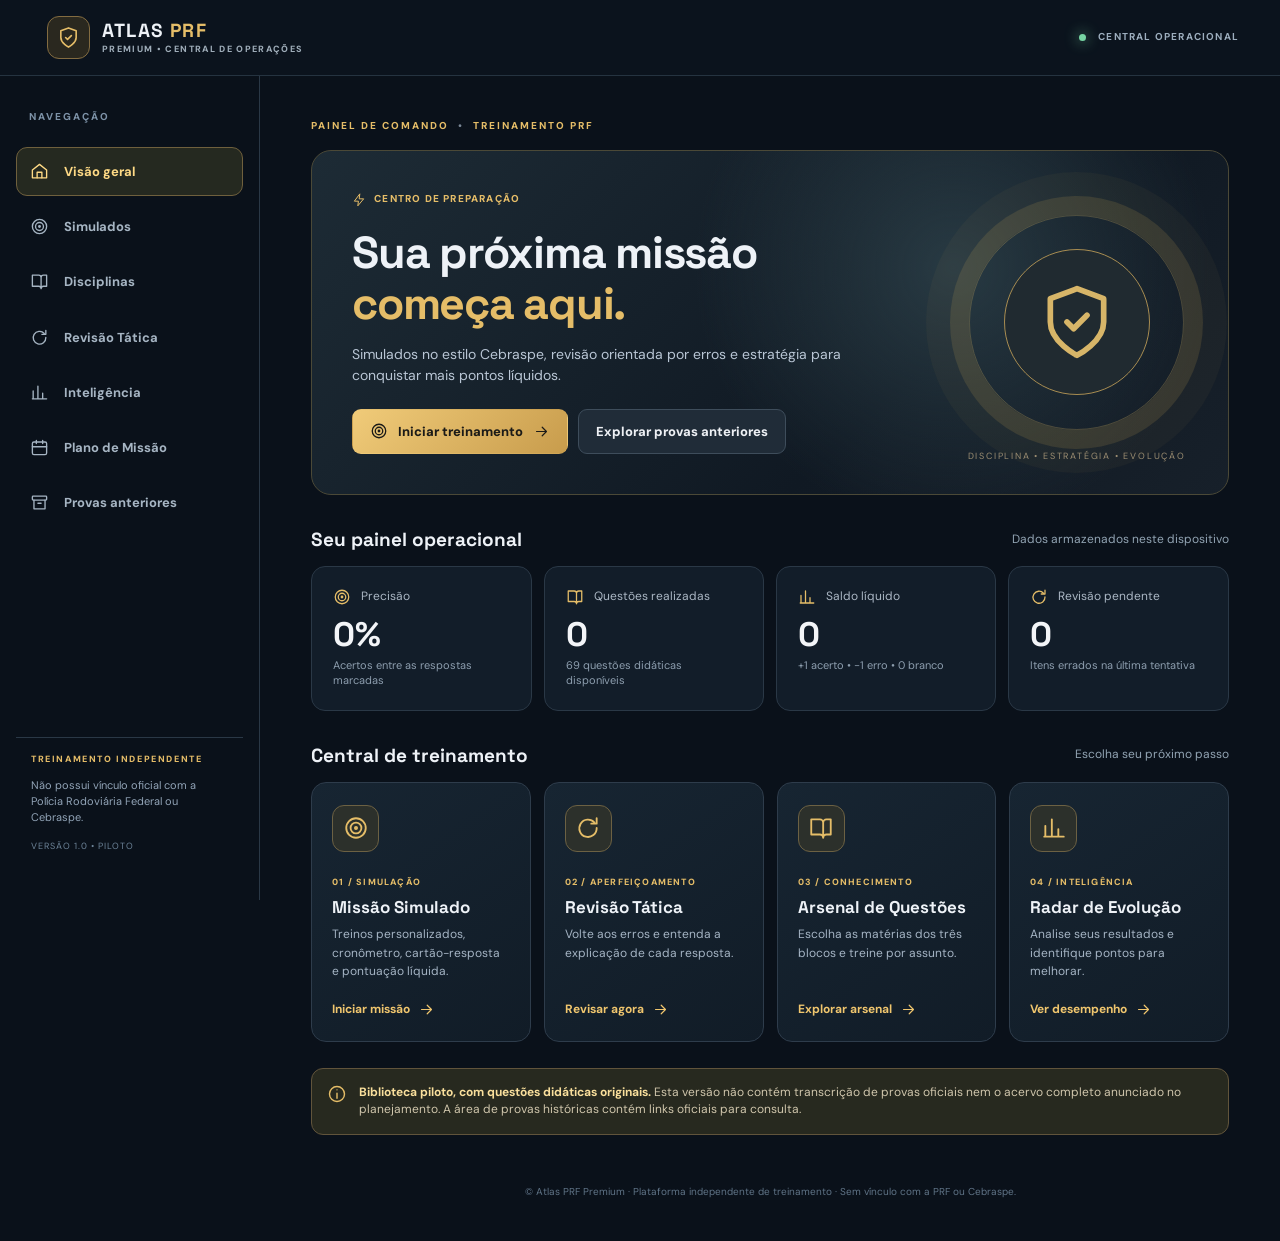
<file: index.html>
<!doctype html><html lang="pt-BR"><head><meta charset="utf-8"><meta name="viewport" content="width=device-width,initial-scale=1,viewport-fit=cover"><meta name="theme-color" content="#0a101a"><meta name="description" content="Atlas PRF Premium — plataforma independente de treinamento para concursos da Polícia Rodoviária Federal."><link rel="manifest" href="manifest.webmanifest"><title>Atlas PRF Premium | Central de Operações</title><link rel="preconnect" href="https://fonts.googleapis.com"><link rel="preconnect" href="https://fonts.gstatic.com" crossorigin><link href="https://fonts.googleapis.com/css2?family=DM+Sans:wght@400;500;600;700;800&family=Space+Grotesk:wght@500;600;700&display=swap" rel="stylesheet"><link rel="stylesheet" href="styles.css"></head><body><div id="app"></div><script src="questions.js"></script><script src="app.js"></script></body></html>
</file>
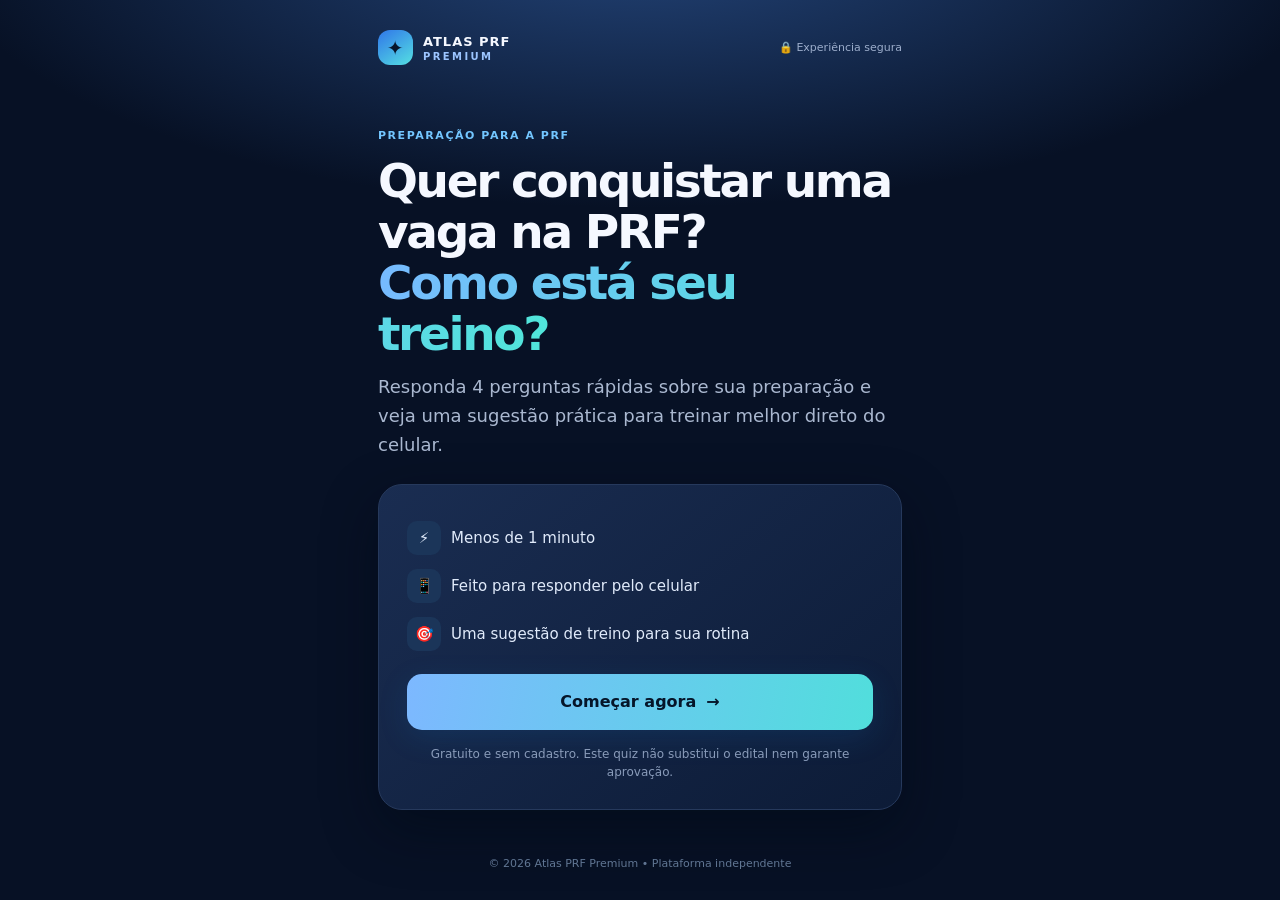
<file: quiz_prf.html>
<!doctype html>
<html lang="pt-BR">
<head>
  <meta charset="utf-8">
  <meta name="viewport" content="width=device-width,initial-scale=1,viewport-fit=cover">
  <meta name="theme-color" content="#09152e">
  <meta name="description" content="Descubra um caminho prático para organizar seus treinos para a PRF com o Atlas PRF Premium.">
  <title>Seu plano de treino | Atlas PRF Premium</title>
  <style>
    :root{color-scheme:dark;--bg:#071125;--card:#101e39;--edge:#26395c;--text:#f5f8ff;--muted:#aab8d0;--blue:#56a1ff;--cyan:#48e1d8;--gold:#ffd28b}
    *{box-sizing:border-box}html{scroll-behavior:smooth}body{margin:0;font-family:Inter,ui-sans-serif,system-ui,-apple-system,BlinkMacSystemFont,"Segoe UI",sans-serif;background:radial-gradient(ellipse 75% 42% at 50% -8%,#24467c 0%,transparent 74%),var(--bg);color:var(--text);min-height:100dvh}
    .shell{max-width:560px;margin:0 auto;min-height:100dvh;padding:20px 18px max(30px,env(safe-area-inset-bottom));display:flex;flex-direction:column}
    .brand{display:flex;align-items:center;gap:10px;font-size:13px;font-weight:800;letter-spacing:.075em}
    .mark{width:35px;height:35px;background:linear-gradient(145deg,#3076e9,#55e0e2);border-radius:12px;display:grid;place-items:center;color:#07152b;font-size:20px}
    .brand small{display:block;color:#9cc5ff;font-size:10px;letter-spacing:.24em;margin-top:2px}
    .top{display:flex;align-items:center;justify-content:space-between;gap:12px}
    .secure{color:#9daecc;font-size:11px;white-space:nowrap}
    .stage{flex:1;display:flex;flex-direction:column;justify-content:center;padding:34px 0 22px}
    .eyebrow{font-size:11px;letter-spacing:.14em;font-weight:800;color:#73c6ff;text-transform:uppercase}
    .hero h1{font-size:clamp(33px,8.3vw,47px);letter-spacing:-.05em;line-height:1.08;margin:14px 0}
    .grad{background:linear-gradient(100deg,#77baff,#50e6da);background-clip:text;color:transparent}
    .subtitle{font-size:18px;line-height:1.6;color:var(--muted);margin:0 0 24px}
    .glass{background:linear-gradient(140deg,rgba(30,51,91,.82),rgba(13,28,56,.95));border:1px solid var(--edge);border-radius:24px;box-shadow:0 20px 55px #02081377}
    .welcome{padding:22px}.list-features{display:grid;gap:14px;margin:8px 0 23px}
    .feature{display:flex;align-items:center;gap:10px;color:#e0eafa;font-size:15px}
    .feature span:first-child{display:grid;place-items:center;background:#1b3559;border-radius:10px;min-width:34px;height:34px}
    .btn{width:100%;min-height:56px;border:0;border-radius:15px;font:inherit;font-weight:800;font-size:16px;cursor:pointer;color:#051529;background:linear-gradient(100deg,#7db8ff,#51dedc);box-shadow:0 8px 30px #1684e322;transition:transform .15s,filter .15s;display:flex;align-items:center;justify-content:center;gap:10px;text-decoration:none}
    .btn:hover{filter:brightness(1.07);transform:translateY(-1px)}.btn:active{transform:scale(.99)}
    .fine{font-size:12px;line-height:1.5;color:#899bb9;text-align:center}
    .progress-head{display:flex;justify-content:space-between;color:#afbfda;font-size:12px;font-weight:700;margin-bottom:12px}
    .track{height:7px;background:#233554;border-radius:30px;overflow:hidden}.fill{height:100%;width:0;background:linear-gradient(90deg,#5397fa,#4ae0cd);border-radius:30px;transition:width .3s}
    .qtitle{font-size:clamp(26px,7vw,34px);letter-spacing:-.035em;line-height:1.17;margin:24px 0 10px}
    .qdesc{color:#a9bbd4;line-height:1.55;font-size:15px;margin:0 0 20px}
    .options{display:grid;gap:11px}
    .option{width:100%;text-align:left;min-height:68px;display:flex;align-items:center;gap:13px;padding:14px;border:1px solid #304466;border-radius:16px;background:#132341;color:#f6f9ff;font-size:16px;font-weight:650;line-height:1.35;cursor:pointer;transition:background .15s,border-color .15s,transform .15s}
    .option:hover,.option:focus-visible{background:#1d3459;border-color:#66adff;outline:0;transform:translateY(-1px)}
    .num{width:32px;min-width:32px;height:32px;border-radius:9px;background:#203659;color:#b5d2ff;display:grid;place-items:center;font-size:12px;font-weight:800}
    .nav{display:flex;justify-content:space-between;gap:15px;margin-top:20px}.back{color:#a9b9d0;border:0;background:none;padding:12px 0;font:inherit;font-size:14px;cursor:pointer}
    .hint{font-size:12px;color:#8fa6c5;text-align:right;margin-left:auto;align-self:center}
    .hidden{display:none!important}.fade{animation:rise .32s ease both}@keyframes rise{from{opacity:.35;transform:translateY(8px)}to{opacity:1;transform:translateY(0)}}
    .footer{color:#667d9b;font-size:11px;text-align:center;padding-top:16px;margin-top:auto}

    /* Resultado mobile-first */
    .result-screen{padding:14px 0 0;justify-content:flex-start;min-height:0}
    .result-compact{width:100%;text-align:left;padding-bottom:0}
    .result-check{font-size:11px;font-weight:850;letter-spacing:.12em;color:#89dccf;margin-bottom:9px}
    .result-compact h1{font-size:clamp(29px,7.2vw,40px);letter-spacing:-.045em;line-height:1.09;margin:0 0 9px}
    .result-intro{font-size:14px;line-height:1.42;color:#bdcce2;margin:0 0 14px}
    .result-product{padding:17px 17px 12px;border-radius:20px;background:linear-gradient(145deg,#162a4c,#101d36);border:1px solid #344c75;box-shadow:0 12px 35px #02081366}
    .product-top{display:flex;align-items:center;gap:10px;margin-bottom:12px}
    .product-icon{width:36px;height:36px;background:linear-gradient(120deg,#4284f6,#4ce4d6);color:#07152b;border-radius:10px;display:grid;place-items:center;font-size:23px}
    .product-top strong{display:block;font-size:17px;letter-spacing:.01em}.product-top small{display:block;font-size:10px;letter-spacing:.045em;color:#9fc7ff;margin-top:2px}
    .benefit{font-size:14px;line-height:1.3;color:#e3edfc;margin:8px 0}
    .compact-offer{display:flex;align-items:center;justify-content:space-between;flex-wrap:nowrap;gap:8px;margin:12px 0 0;border-top:1px solid #304663;padding-top:12px}
    .compact-offer>span{font-weight:800;font-size:14px;line-height:1.35;min-width:0}.compact-offer span small{font-size:11px;color:#a9bbd3;font-weight:500}
    .compact-offer>strong{display:inline-flex;align-items:baseline;flex-shrink:0;gap:1px;font-size:clamp(25px,7vw,30px);letter-spacing:-.035em;white-space:nowrap;line-height:1}.compact-offer>strong small{font-size:14px;letter-spacing:0}
    .result-note{font-size:12px;color:#a9c0dc;text-align:center;margin:8px 0 0}
    .result-action{position:sticky;z-index:10;bottom:0;width:100%;margin-top:14px;padding:0 0 calc(12px + env(safe-area-inset-bottom));background:#071125}
    .result-action .btn{min-height:54px;font-size:16px}
    .checkout-note{text-align:center;font-size:10px;color:#91a6c5;margin-top:8px}
    body:has(.result-screen:not(.hidden)) .footer{display:none}
    @media(min-width:700px){.shell{padding-top:30px}.stage{padding-top:55px}.welcome{padding:28px}.qtitle{margin-top:30px}}
    @media(prefers-reduced-motion:reduce){*,*:before,*:after{animation:none!important;transition:none!important;scroll-behavior:auto!important}}
    @media(max-height:700px){.result-screen{padding-top:8px}.result-compact h1{font-size:clamp(26px,6.8vw,33px)}.result-intro{margin-bottom:9px;font-size:13px}.result-product{padding:12px 15px 9px}.product-top{margin-bottom:8px}.benefit{margin:5px 0;font-size:13px}.compact-offer{margin-top:8px;padding-top:8px}.result-note{display:none}}
    @media(max-height:570px){.result-compact h1{font-size:25px}.result-intro{font-size:12px}.result-check{margin-bottom:4px}.benefit{font-size:12px}.product-top strong{font-size:15px}}
  </style>
  <!-- Meta Pixel | Atlas PRF Premium -->
  <script>
    !function(f,b,e,v,n,t,s)
    {if(f.fbq)return;n=f.fbq=function(){n.callMethod?
    n.callMethod.apply(n,arguments):n.queue.push(arguments)};
    if(!f._fbq)f._fbq=n;n.push=n;n.loaded=!0;n.version='2.0';
    n.queue=[];t=b.createElement(e);t.async=!0;
    t.src=v;s=b.getElementsByTagName(e)[0];
    s.parentNode.insertBefore(t,s)}(window,document,'script',
    'https://connect.facebook.net/en_US/fbevents.js');
    fbq('init','1039120772510777');
    fbq('track','PageView');
  </script>
  <noscript><img height="1" width="1" style="display:none" src="https://www.facebook.com/tr?id=1039120772510777&amp;ev=PageView&amp;noscript=1" alt=""></noscript>
  <!-- End Meta Pixel -->
</head>
<body>
 <main class="shell">
  <header class="top">
    <div class="brand"><div class="mark" aria-hidden="true">✦</div><div>ATLAS PRF <small>PREMIUM</small></div></div>
    <span class="secure">🔒 Experiência segura</span>
  </header>

  <section id="welcome" class="stage fade">
    <div class="hero">
      <div class="eyebrow">Preparação para a PRF</div>
      <h1>Quer conquistar uma vaga na PRF?<br><span class="grad">Como está seu treino?</span></h1>
      <p class="subtitle">Responda 4 perguntas rápidas sobre sua preparação e veja uma sugestão prática para treinar melhor direto do celular.</p>
    </div>
    <div class="glass welcome">
      <div class="list-features">
        <div class="feature"><span>⚡</span> Menos de 1 minuto</div>
        <div class="feature"><span>📱</span> Feito para responder pelo celular</div>
        <div class="feature"><span>🎯</span> Uma sugestão de treino para sua rotina</div>
      </div>
      <button id="start" class="btn">Começar agora <span aria-hidden="true">→</span></button>
      <p class="fine" style="margin:15px 0 0">Gratuito e sem cadastro. Este quiz não substitui o edital nem garante aprovação.</p>
    </div>
  </section>

  <section id="question-screen" class="stage hidden" aria-live="polite">
    <div class="progress-head"><span id="counter">Pergunta 1 de 4</span><span id="progress-text">25%</span></div>
    <div class="track" role="progressbar" aria-label="Progresso do quiz" aria-valuemin="0" aria-valuemax="100" aria-valuenow="25" id="progress"><div id="bar" class="fill"></div></div>
    <div id="question-content" class="fade">
      <div class="eyebrow" style="margin-top:34px">Seu momento de preparação</div>
      <h1 id="question-title" class="qtitle"></h1>
      <p id="question-desc" class="qdesc"></p>
      <div id="options" class="options"></div>
    </div>
    <div class="nav"><button type="button" class="back" id="back">← Voltar</button><span class="hint">Escolha uma opção para continuar</span></div>
  </section>

  <section id="result" class="stage hidden result-screen" aria-label="Oferta Atlas PRF Premium">
    <div class="result-compact fade">
      <div class="result-check">✓ QUIZ CONCLUÍDO</div>
      <h1>Agora é hora de <span class="grad">treinar sério.</span></h1>
      <p class="result-intro">Prepare-se para a PRF com um aplicativo feito para praticar questões e simulados direto do celular.</p>
      <div class="result-product">
        <div class="product-top"><span class="product-icon" aria-hidden="true">✦</span><div><strong>ATLAS PRF</strong><small>PREMIUM · APLICATIVO DE ESTUDOS</small></div></div>
        <div class="benefit">✓ Questões no estilo Certo ou Errado</div>
        <div class="benefit">✓ Simulados com cronômetro</div>
        <div class="benefit">✓ Revisão dos erros e painel de desempenho</div>
        <div class="offer compact-offer"><span>Acesso imediato<br><small>Pagamento único</small></span><strong>R$ 37<small>,00</small></strong></div>
      </div>
      <p class="result-note">Comece seu próximo treino hoje, no seu ritmo.</p>
    </div>
    <div class="result-action"><a id="checkout" class="btn" href="https://pay.kiwify.com.br/DYYAhTu" rel="noopener noreferrer">Quero acessar o aplicativo <span aria-hidden="true">→</span></a><div class="checkout-note">Pagamento seguro pela Kiwify · Acesso digital</div></div>
  </section>

  <footer class="footer">© <span id="year"></span> Atlas PRF Premium • Plataforma independente</footer>
 </main>

 <script>
  'use strict';
  const data=[
   {
    title:'Você já começou a estudar para a PRF?',
    desc:'Isso ajuda a entender em que fase da preparação você está hoje.',
    options:[
      ['Já estou estudando com frequência','já estudo com frequência'],
      ['Comecei há pouco tempo','comecei há pouco tempo'],
      ['Ainda vou começar','ainda vou começar']
    ]
   },
   {
    title:'Qual área mais merece sua atenção agora?',
    desc:'Escolha a disciplina ou bloco em que você sente mais dificuldade.',
    options:[
      ['📘 Português','Português'],
      ['⚖️ Legislação de Trânsito / Direito','Legislação e Direito'],
      ['🧠 Raciocínio Lógico','Raciocínio Lógico'],
      ['💻 Informática','Informática'],
      ['🎯 Quero treinar tudo','todas as matérias']
    ]
   },
   {
    title:'O que mais atrapalha sua evolução?',
    desc:'Não existe resposta certa. Escolha o ponto que mais pesa na sua rotina.',
    options:[
      ['Faço pouca prática de questões','pouca prática'],
      ['Erro e não reviso direito','revisão dos erros'],
      ['Não consigo manter constância','falta de constância'],
      ['Tenho pouco tempo para estudar','pouco tempo']
    ]
   },
   {
    title:'Como você gostaria de treinar pelo celular?',
    desc:'Escolha o recurso que mais ajudaria no seu dia a dia.',
    options:[
      ['Simulados com cronômetro','simulados com cronômetro'],
      ['Questões separadas por disciplina','questões por disciplina'],
      ['Revisão dos erros com mais clareza','revisão dos erros'],
      ['Acompanhar meu desempenho','acompanhar desempenho']
    ]
   }
  ];

  let index=0;
  let answers=[];
  const $=id=>document.getElementById(id);

  function show(which){
    for(const id of ['welcome','question-screen','result']) $(id).classList.toggle('hidden',id!==which);
    window.scrollTo({top:0,behavior:'instant'});
  }

  function track(event,data={}){
    if(typeof window.fbq==='function') window.fbq('trackCustom',event,data);
  }

  function render(){
    show('question-screen');
    const q=data[index];
    $('counter').textContent=`Pergunta ${index+1} de ${data.length}`;
    const pct=Math.round((index+1)/data.length*100);
    $('progress-text').textContent=pct+'%';
    $('bar').style.width=pct+'%';
    $('progress').setAttribute('aria-valuenow',String(pct));
    $('question-title').textContent=q.title;
    $('question-desc').textContent=q.desc;
    const options=$('options');
    options.replaceChildren();
    q.options.forEach(([label,value],n)=>{
      const b=document.createElement('button');
      b.type='button';
      b.className='option';
      const ix=document.createElement('span');
      ix.className='num';
      ix.textContent=String(n+1).padStart(2,'0');
      const t=document.createElement('span');
      t.textContent=label;
      b.append(ix,t);
      b.addEventListener('click',()=>choose(value));
      options.append(b);
    });
    $('question-content').classList.remove('fade');
    void $('question-content').offsetWidth;
    $('question-content').classList.add('fade');
    $('back').textContent=index===0?'← Início':'← Voltar';
  }

  function choose(value){
    answers[index]=value;
    if(index<data.length-1){ index++; render(); }
    else { finish(); }
  }

  function finish(){
    track('QuizPRFCompleted');
    show('result');
  }

  $('start').addEventListener('click',()=>{
    index=0; answers=[];
    track('QuizPRFStarted');
    render();
  });

  $('back').addEventListener('click',()=>{
    if(index===0) show('welcome');
    else { index--; render(); }
  });

  $('checkout').addEventListener('click',()=>track('QuizPRFCheckoutClick'));
  $('year').textContent=new Date().getFullYear();
 </script>
</body>
</html>
</file>
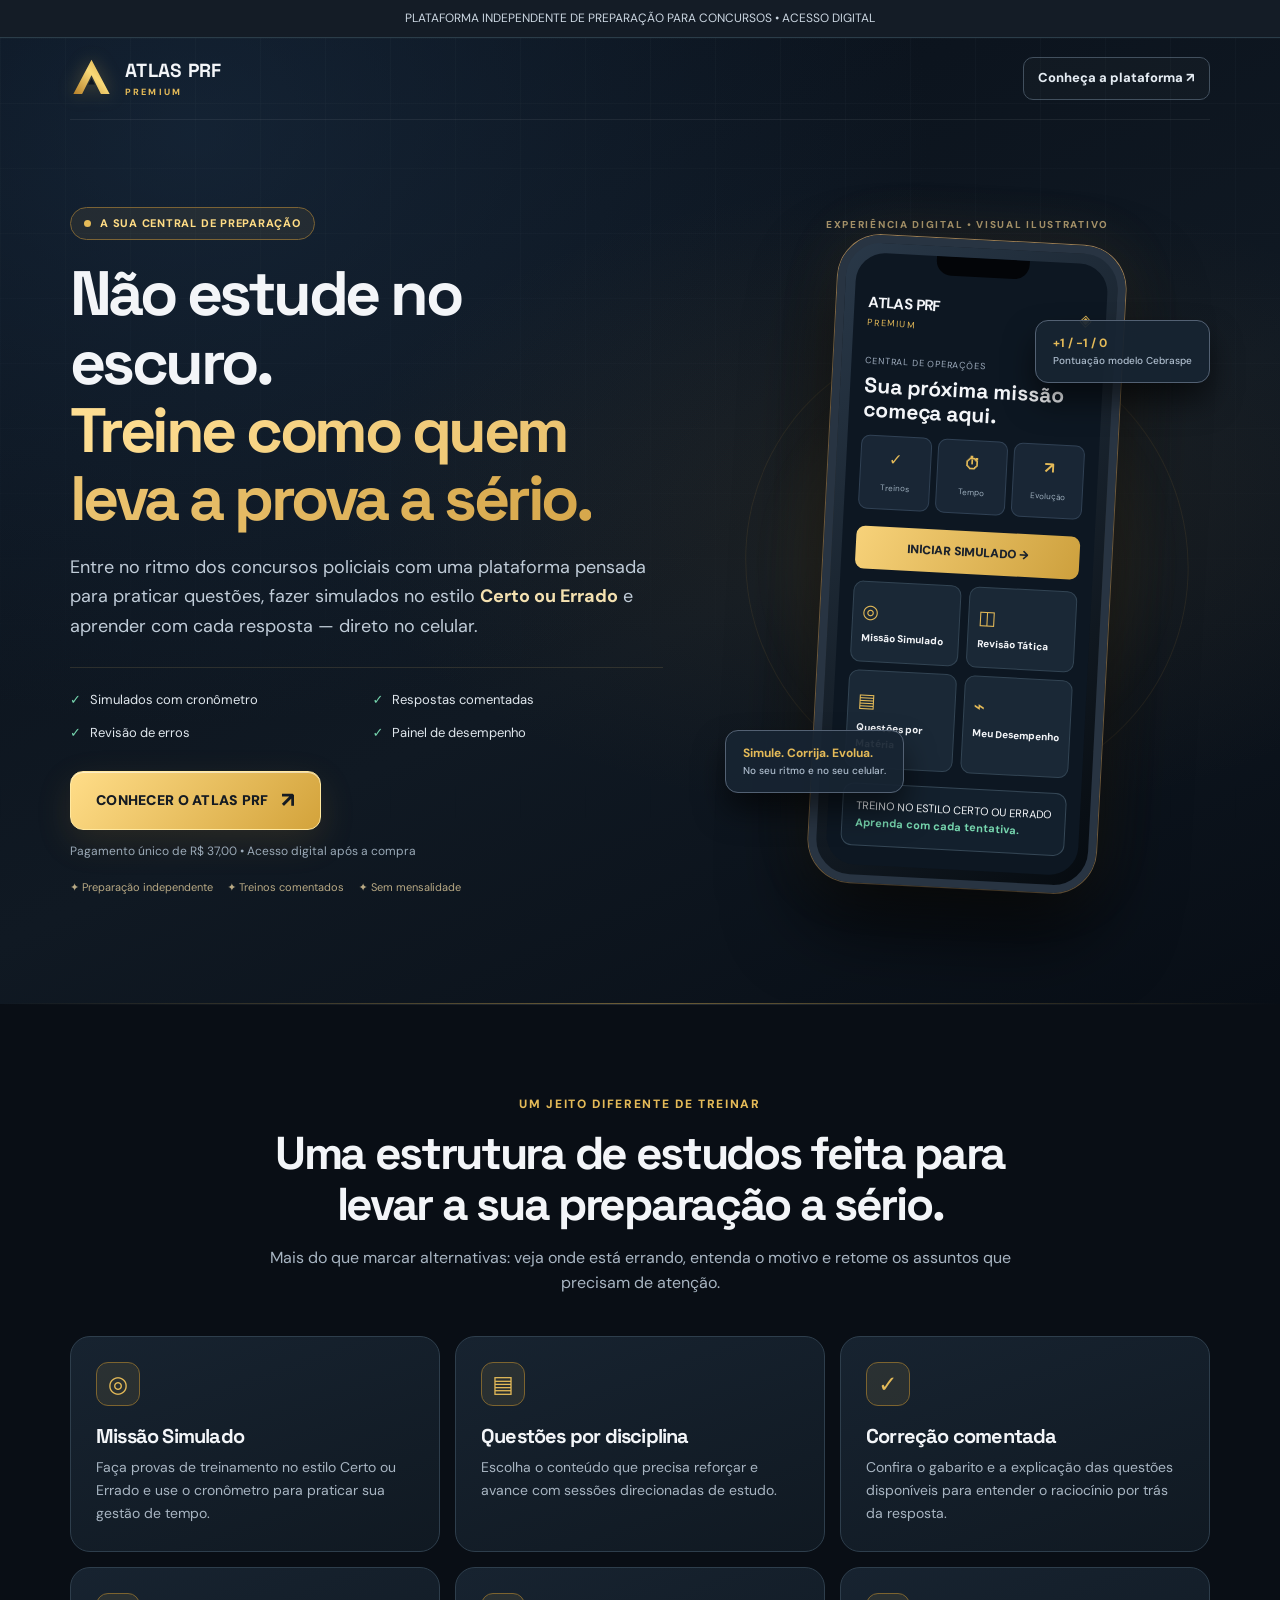
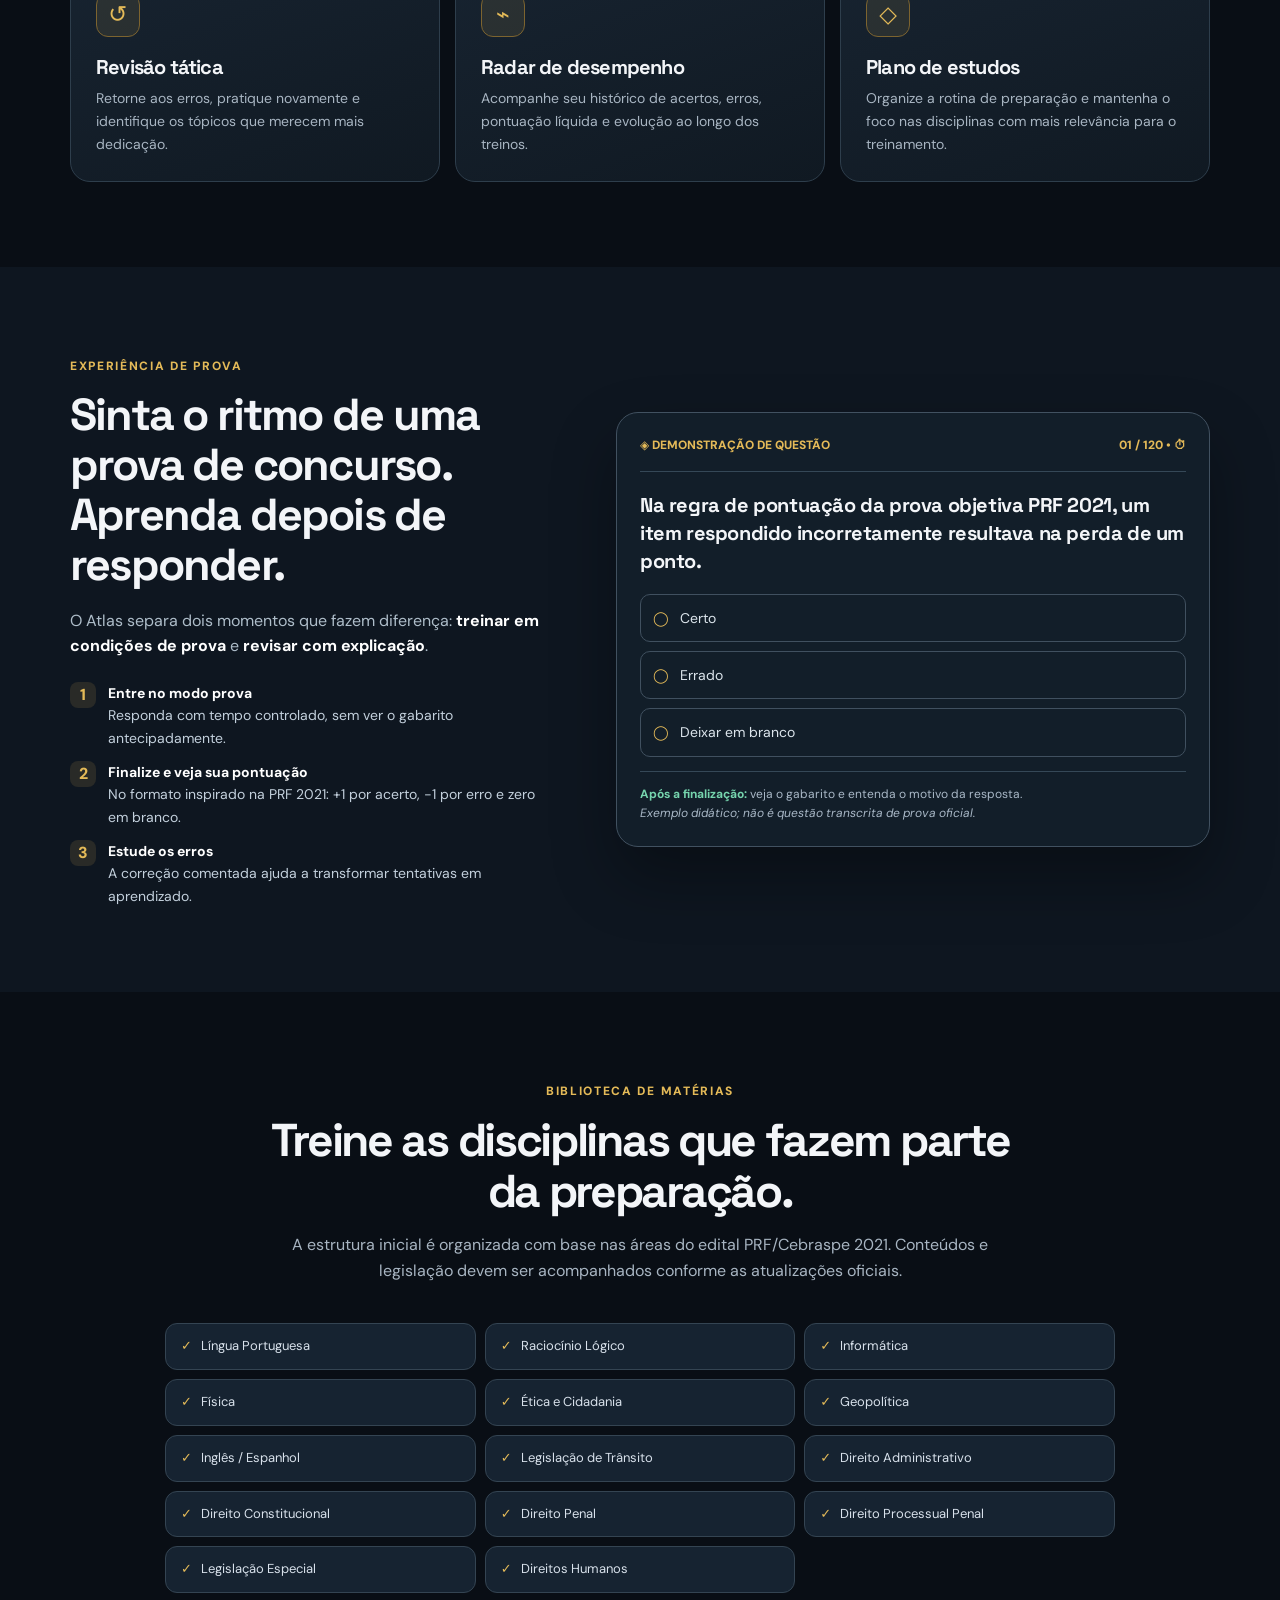
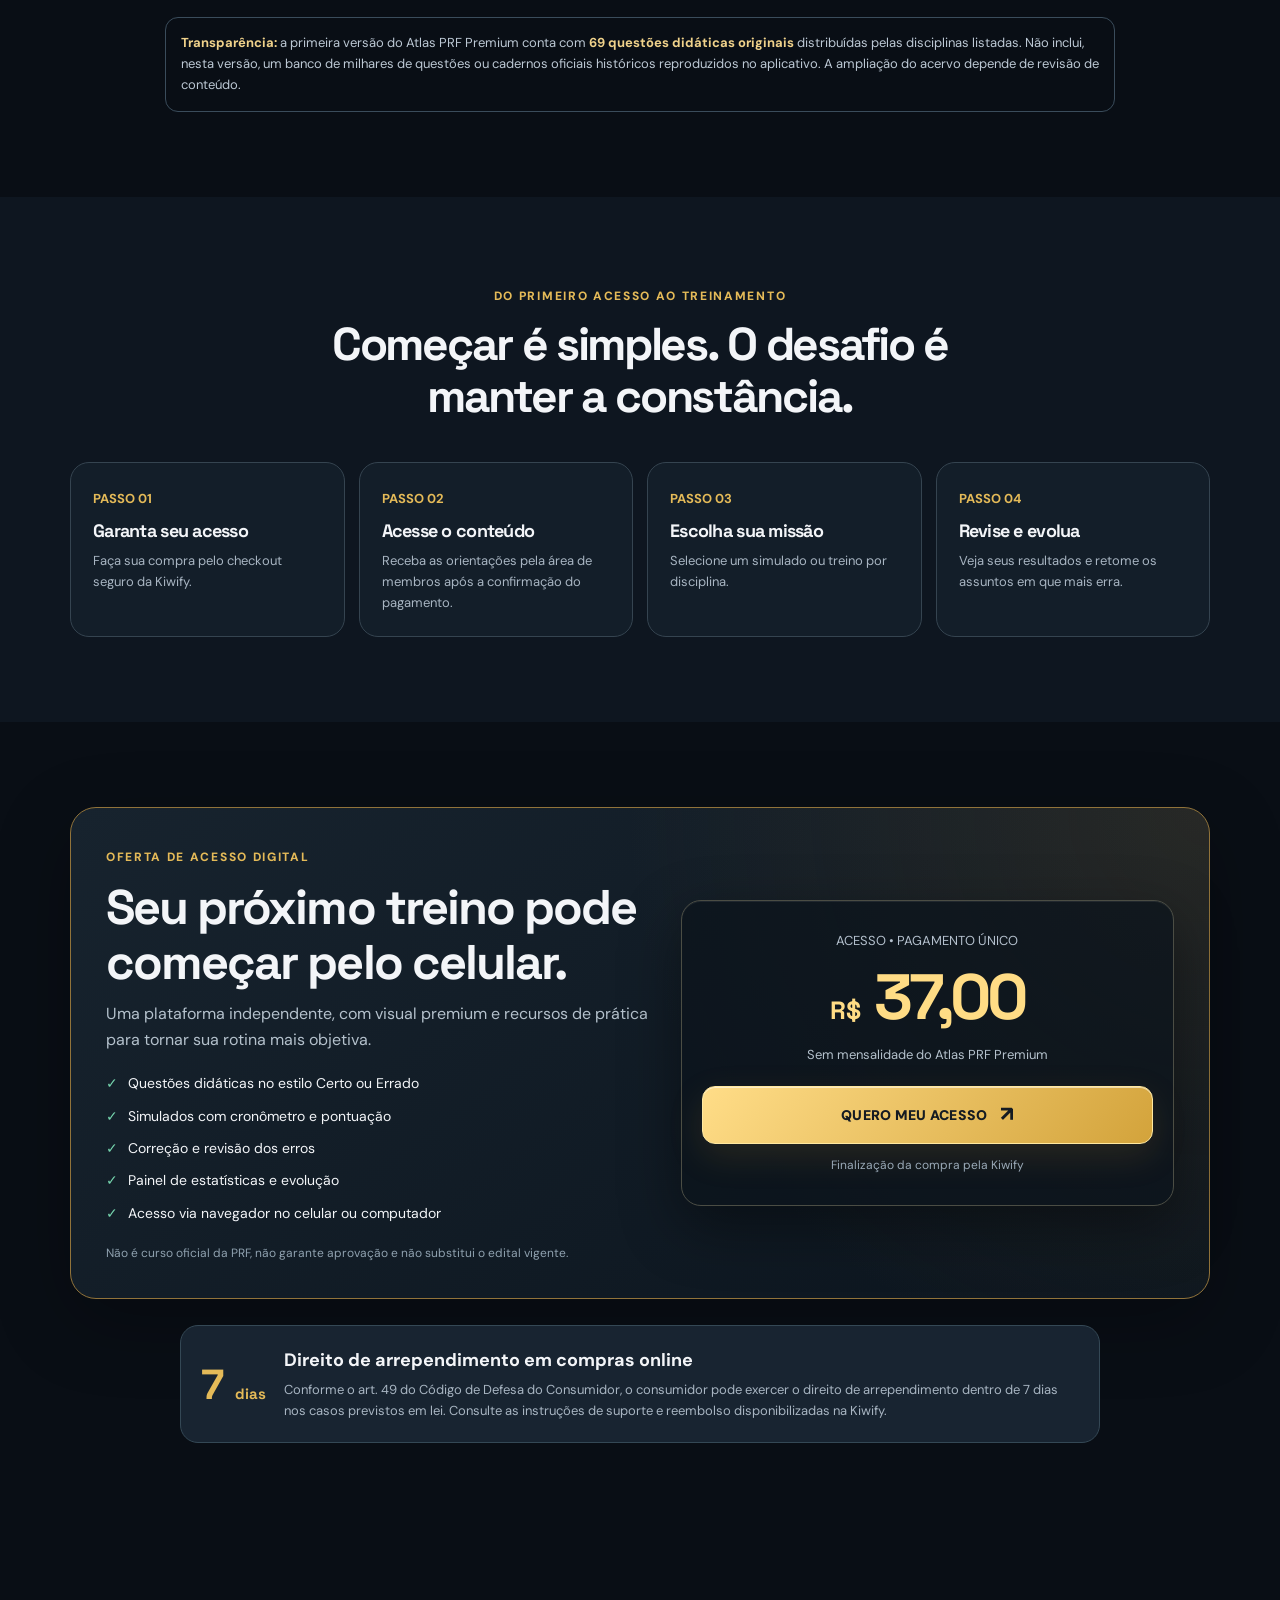
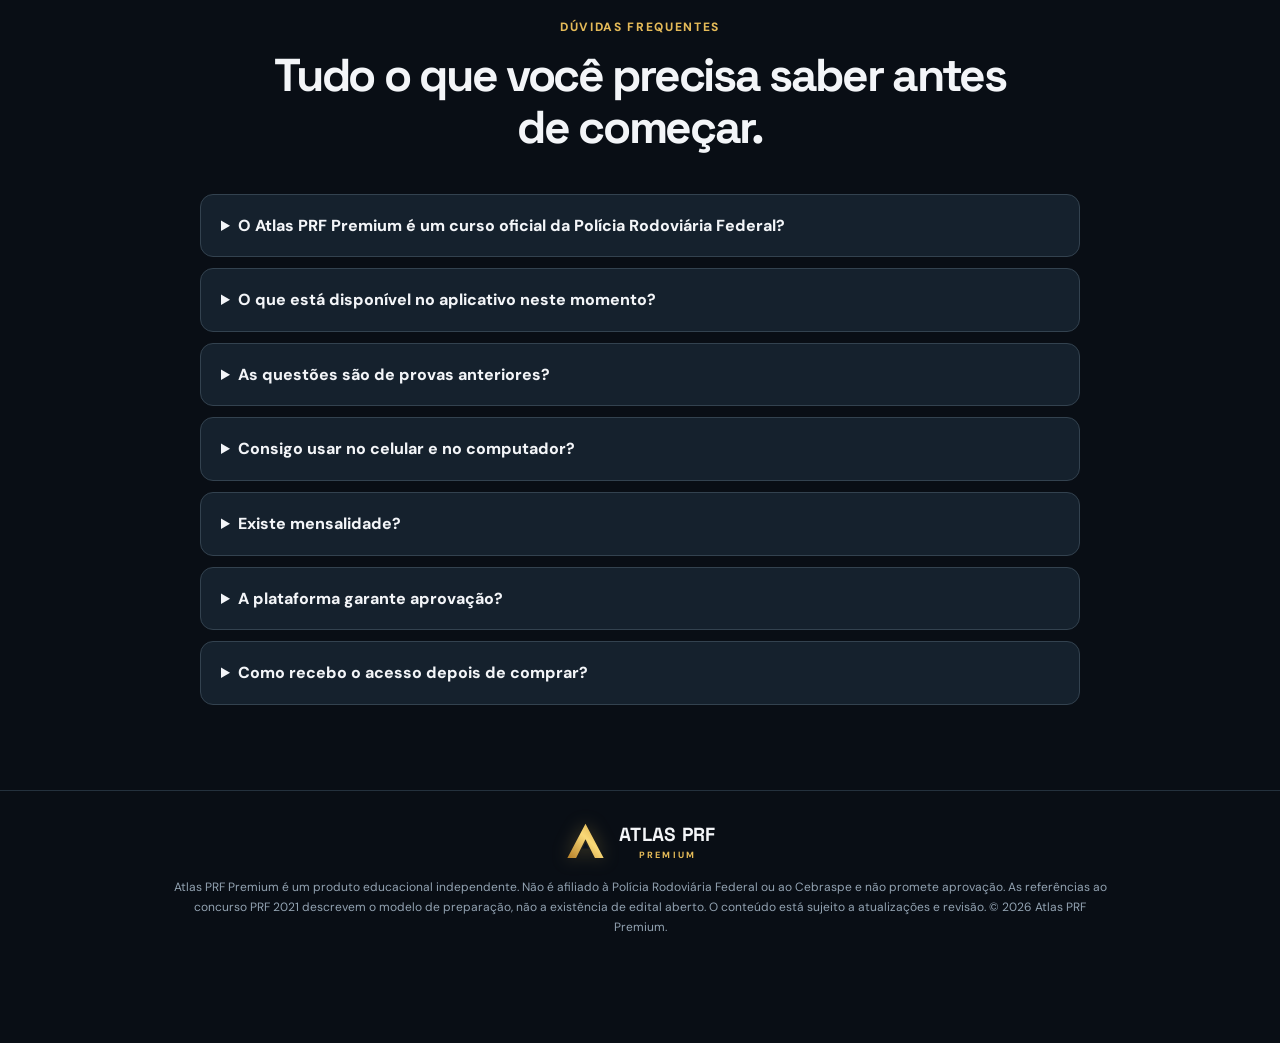
<file: vendas.html>
<!doctype html>
<html lang="pt-BR">
<head>
<meta charset="utf-8"><meta name="viewport" content="width=device-width,initial-scale=1,viewport-fit=cover">
<title>Atlas PRF Premium | Sua central de preparação</title>
<meta name="description" content="Prepare-se para concursos da PRF com questões no estilo Certo ou Errado, simulados, cronômetro, revisão comentada e acompanhamento de desempenho. Conheça o Atlas PRF Premium.">
<meta name="theme-color" content="#090f16">
<meta property="og:title" content="Atlas PRF Premium — Treine com estratégia"><meta property="og:description" content="Uma central de preparação para concursos policiais no seu celular. Conheça o Atlas PRF Premium.">
<link rel="icon" href="icon.svg" type="image/svg+xml">
<link rel="preconnect" href="https://fonts.googleapis.com"><link rel="preconnect" href="https://fonts.gstatic.com" crossorigin>
<link href="https://fonts.googleapis.com/css2?family=DM+Sans:wght@400;500;600;700;800&family=Space+Grotesk:wght@500;600;700&display=swap" rel="stylesheet">
<style>
:root{--bg:#090e15;--surface:#111a25;--surface2:#162330;--line:#293846;--gold:#e4ba58;--gold2:#ffdc85;--text:#f3f5f8;--muted:#a8b5c2;--mint:#76d5ae;--red:#ec8b83}*{box-sizing:border-box}html{scroll-behavior:smooth}body{margin:0;background:var(--bg);color:var(--text);font-family:'DM Sans',system-ui,sans-serif;line-height:1.6}a{color:inherit;text-decoration:none}button{font:inherit}.wrap{max-width:1140px;width:calc(100% - 38px);margin:auto}.kicker{font-size:12px;font-weight:800;letter-spacing:.14em;color:var(--gold);text-transform:uppercase}.bar{background:#141c26;border-bottom:1px solid #2b3d49;padding:9px 14px;text-align:center;font-size:12px;color:#cbd6e1}.nav{padding:19px 0;display:flex;align-items:center;justify-content:space-between;gap:12px}.brand{display:flex;align-items:center;gap:12px}.brand img{width:43px;height:43px}.brand strong{font:700 19px 'Space Grotesk',sans-serif;letter-spacing:-.03em}.brand small{display:block;color:var(--gold);font-size:9px;font-weight:800;letter-spacing:.24em}.navlink{font-size:13px;font-weight:800;color:#e5ecf3;border:1px solid #42505e;border-radius:10px;padding:10px 14px}.hero-bg{position:relative;overflow:hidden;background:radial-gradient(ellipse at 78% 25%,#4b392448,transparent 40%),radial-gradient(ellipse at 12% 16%,#22344966,transparent 42%),linear-gradient(180deg,#0b121c,#0a1018)}.hero-bg:before{content:"";position:absolute;inset:0;background-image:linear-gradient(#a8b4bd08 1px,transparent 1px),linear-gradient(90deg,#a8b4bd08 1px,transparent 1px);background-size:65px 65px;mask-image:linear-gradient(180deg,#000,transparent 86%);pointer-events:none}.hero{position:relative;display:grid;grid-template-columns:1.1fr .9fr;gap:62px;align-items:center;padding:65px 0 86px}.tag{display:inline-flex;gap:9px;align-items:center;border:1px solid #7b6335;background:#e4ba5815;color:var(--gold2);border-radius:99px;padding:7px 13px;font-size:11px;font-weight:800;letter-spacing:.07em;text-transform:uppercase}.tag:before{content:"";height:7px;width:7px;background:var(--gold);border-radius:50%}h1,h2,h3,p{margin-top:0}h1,h2,h3{font-family:'Space Grotesk',sans-serif;line-height:1.12;letter-spacing:-.04em}h1{font-size:clamp(42px,5.1vw,70px);margin:19px 0 20px}h1 em{font-style:normal;color:var(--gold2)}.hero-copy>p{max-width:630px;font-size:18px;color:#c0ccd8;line-height:1.65}.hero-points{display:grid;grid-template-columns:1fr 1fr;gap:12px;margin:25px 0 28px}.hero-points span{font-size:13px;color:#e0e7ed;display:flex;gap:9px;align-items:center}.hero-points b{color:var(--mint)}.cta{display:inline-flex;text-align:center;align-items:center;justify-content:center;gap:12px;background:linear-gradient(130deg,#ffdd88,#d3a33b);border:1px solid #ffe8a0;color:#151b22;border-radius:13px;font-weight:900;padding:17px 25px;box-shadow:0 10px 30px #d2a03e24;transition:transform .2s,filter .2s}.cta:hover{filter:brightness(1.07);transform:translateY(-2px)}.cta:after{content:'↗';font-size:21px;line-height:1}.micro{color:#9aa9b7;font-size:12px;margin-top:12px}.visual{min-height:590px;display:flex;align-items:center;justify-content:center;position:relative}.halo{position:absolute;width:430px;height:430px;background:radial-gradient(circle,#e4ba5822,transparent 70%);filter:blur(3px)}.phone{width:288px;background:linear-gradient(135deg,#293848,#060b10);border:8px solid #283442;border-radius:43px;padding:10px;box-shadow:0 35px 90px #000c,0 0 0 1px #6c7c8a;position:relative;transform:rotate(5deg);z-index:1}.screen{border-radius:29px;background:#0d1722;padding:17px 14px 19px;min-height:518px;overflow:hidden}.notch{width:93px;height:19px;background:#030508;margin:-17px auto 18px;border-radius:0 0 15px 15px}.phone-head{display:flex;justify-content:space-between;align-items:center}.phone-head strong{font-size:15px;letter-spacing:-.04em}.phone-head small{display:block;color:var(--gold);font-size:9px;letter-spacing:.18em}.phone-head i{font-style:normal;color:var(--gold)}.phone-kicker{font-size:9px;color:#9eacbd;margin-top:24px;letter-spacing:.09em}.phone-title{font:700 21px 'Space Grotesk',sans-serif;line-height:1.12;margin:6px 0 14px}.app-stats{display:grid;grid-template-columns:repeat(3,1fr);gap:6px}.app-stat{background:#192635;border:1px solid #304154;border-radius:9px;padding:10px 5px;text-align:center}.app-stat b{font-size:16px;color:var(--gold);display:block}.app-stat small{font-size:8px;color:#9eafbe}.fake-action{margin:17px 0 12px;padding:12px;background:linear-gradient(115deg,#f7d27a,#cda03d);color:#1b222c;font-weight:900;border-radius:9px;font-size:12px;text-align:center}.app-grid{display:grid;grid-template-columns:1fr 1fr;gap:8px}.app-grid div{padding:15px 9px;background:#1a2836;border:1px solid #324453;border-radius:10px;font-size:10px;font-weight:800;min-height:75px}.app-grid strong{display:block;color:var(--gold);font-size:19px;margin-bottom:3px}.app-foot{margin-top:15px;padding:13px;border:1px solid #354756;background:#13202d;border-radius:11px;font-size:11px}.app-foot b{color:var(--mint)}.float{position:absolute;z-index:2;background:#172432ed;border:1px solid #536173;padding:13px 17px;border-radius:13px;box-shadow:0 18px 30px #0008;font-size:12px;font-weight:800}.float small{display:block;color:#aebdcd;font-weight:500}.float.a{top:80px;right:0}.float.b{left:0;bottom:95px}.float b{color:var(--gold)}.sep{height:1px;background:linear-gradient(90deg,transparent,#59626b55,transparent)}section{padding:85px 0}.section-title{text-align:center;max-width:760px;margin:0 auto 40px}.section-title h2{font-size:clamp(31px,3.6vw,49px);margin:12px 0 14px}.section-title p{color:var(--muted);font-size:16px}.cards{display:grid;grid-template-columns:repeat(3,1fr);gap:15px}.card{border:1px solid #2e3e4c;background:linear-gradient(160deg,#172330,#101922);border-radius:20px;padding:25px;min-height:197px}.card .ico{display:flex;align-items:center;justify-content:center;width:44px;height:44px;border-radius:12px;background:#e4ba5818;color:var(--gold);border:1px solid #7d642f;font-size:23px;margin-bottom:19px}.card h3{font-size:20px;margin:0 0 9px}.card p{font-size:14px;color:var(--muted);line-height:1.65;margin:0}.alt{background:#0e1620}.demo{display:grid;grid-template-columns:.9fr 1.1fr;gap:60px;align-items:center}.demo h2{font-size:clamp(32px,3.5vw,48px);margin:12px 0 17px}.demo p{color:#aebdc9}.exam{background:#121e29;border:1px solid #415160;border-radius:22px;padding:23px;box-shadow:0 30px 65px #0005}.exam-head{display:flex;justify-content:space-between;border-bottom:1px solid #354857;padding-bottom:15px;color:var(--gold);font-size:12px;font-weight:800}.exam h3{font-size:20px;line-height:1.4;letter-spacing:-.02em;margin:19px 0}.exam .opt{display:flex;align-items:center;gap:11px;border:1px solid #40505f;border-radius:10px;padding:12px;margin:9px 0;color:#dce5ec;font-size:14px}.exam .opt:before{content:'◯';color:var(--gold)}.exam .explain{border-top:1px solid #354857;margin-top:14px;padding-top:13px;color:#a9b8c7;font-size:12px}.exam .explain b{color:var(--mint)}.outline{margin-top:23px;display:grid;gap:12px}.outline div{display:flex;gap:12px;align-items:start}.outline i{width:26px;height:26px;flex:0 0 26px;background:#e4ba5820;color:var(--gold);border-radius:8px;display:grid;place-items:center;font-style:normal;font-weight:800}.outline span{font-size:14px;color:#c3d0dc}.outline strong{display:block;color:white}.process{display:grid;grid-template-columns:repeat(4,1fr);gap:14px}.step{border:1px solid #354450;background:#131e29;border-radius:19px;padding:22px}.step b{color:var(--gold);font-size:13px}.step h3{margin:10px 0;font-size:18px}.step p{font-size:13px;color:var(--muted);margin:0}.subjects{display:grid;grid-template-columns:repeat(3,1fr);gap:9px;max-width:950px;margin:auto}.subject{padding:12px 15px;background:#162331;border:1px solid #344452;border-radius:12px;font-size:13px;color:#d8e1eb;display:flex;align-items:center;gap:9px}.subject:before{content:'✓';color:var(--gold);font-weight:900}.offer{padding:35px;background:radial-gradient(circle at 100% 0%,#67502b44,transparent 47%),linear-gradient(145deg,#17232e,#0c151e);border:1px solid #91733a;border-radius:26px;box-shadow:0 22px 75px #0004;display:grid;grid-template-columns:1.05fr .95fr;gap:30px;align-items:center}.offer h2{font-size:clamp(33px,3.8vw,51px);margin:12px 0}.offer p{color:#b4c1cc}.benefits{display:grid;gap:10px;margin:20px 0}.benefits span{font-size:14px}.benefits span:before{content:'✓';color:var(--mint);font-weight:900;margin-right:10px}.offer-price{text-align:center;background:#0c131bbd;border:1px solid #4b4d44;border-radius:20px;padding:30px 20px}.price-label{color:#b4c0cd;font-size:13px}.price{font:700 clamp(55px,5vw,76px) 'Space Grotesk',sans-serif;letter-spacing:-.06em;color:var(--gold2);line-height:1.15;margin:10px 0}.price small{font-size:25px;letter-spacing:0}.offer-price .cta{width:100%}.guarantee{display:grid;grid-template-columns:auto 1fr;gap:18px;align-items:center;background:#182431;border:1px solid #344855;border-radius:18px;padding:20px;max-width:920px;margin:26px auto 0}.guarantee strong{font-size:18px}.guarantee p{font-size:13px;color:var(--muted);margin:5px 0 0}.days{font:700 42px 'Space Grotesk';color:var(--gold)}.faq{max-width:880px;margin:auto;display:grid;gap:11px}details{padding:18px 20px;background:#15212d;border:1px solid #33424f;border-radius:13px}summary,summary{cursor:pointer;font-weight:800}details p{margin:12px 0 0;color:#aebdc9;font-size:14px}.disclaimer{font-size:12px;color:#93a3b2;line-height:1.7;text-align:center;max-width:940px;margin:0 auto}.foot{padding:30px 0 105px;border-top:1px solid #24313d;text-align:center}.foot .brand{justify-content:center;margin-bottom:13px}.sticky{display:none;position:fixed;bottom:10px;left:10px;right:10px;z-index:10;background:#0d1720ec;border:1px solid #586047;border-radius:16px;padding:9px;backdrop-filter:blur(12px);box-shadow:0 15px 50px #000a}.sticky .cta{width:100%;padding:14px}.sticky small{display:block;text-align:center;color:#afbdcb;font-size:10px;margin-top:4px}.notice{border:1px solid #3a4c5b;border-radius:13px;padding:15px;color:#bcc8d4;font-size:13px;margin-top:19px}.notice strong{color:#f0d28b}a:focus-visible,summary:focus-visible{outline:3px solid #f3d47c;outline-offset:3px}
@media(max-width:850px){.hero{grid-template-columns:1fr;gap:6px;padding:35px 0 55px}.hero-copy{text-align:center}.hero-copy>p{margin-left:auto;margin-right:auto}.hero-points{max-width:530px;margin:24px auto}.hero-copy>.cta{width:100%;max-width:480px}.visual{min-height:565px}.float.a{right:10px}.float.b{left:10px}.cards{grid-template-columns:repeat(2,1fr)}.demo,.offer{grid-template-columns:1fr}.process{grid-template-columns:repeat(2,1fr)}.subjects{grid-template-columns:repeat(2,1fr)}.demo .exam{order:2}.offer{gap:12px}}@media(max-width:540px){.wrap{width:calc(100% - 30px)}.bar{font-size:10px}.nav{padding:14px 0}.brand strong{font-size:16px}.brand img{width:37px;height:37px}.navlink{font-size:11px;padding:8px}.hero{padding:24px 0 48px}h1{font-size:43px;line-height:1.06}.hero-copy>p{font-size:16px}.hero-points{gap:9px}.hero-points span{font-size:11px;text-align:left}.visual{min-height:520px}.phone{width:262px}.screen{min-height:485px}.float{font-size:10px;padding:10px}.float.a{top:35px;right:0}.float.b{left:0;bottom:27px}section{padding:60px 0}.section-title{margin-bottom:28px}.cards{grid-template-columns:1fr}.card{min-height:auto;padding:22px}.process{grid-template-columns:1fr 1fr;gap:9px}.step{padding:15px}.step h3{font-size:16px}.subjects{grid-template-columns:1fr 1fr}.subject{font-size:11px;padding:10px 9px}.offer{padding:22px 17px}.offer-price{padding:24px 14px}.guarantee{gap:12px}.days{font-size:34px}.sticky{display:block}.foot{padding-bottom:118px}}

/* ATLAS PRF: acabamento premium responsivo, sem dependencias de imagens externas */
.brandmark{width:43px;height:43px;flex:none;filter:drop-shadow(0 0 9px #dbb6554d)}
.nav{border-bottom:1px solid #ffffff11}.brand strong{letter-spacing:.015em}.navlink{transition:.2s;background:#ffffff05}.navlink:hover{background:#eed08d12;border-color:#d6ad5e}
.hero-bg{background:radial-gradient(ellipse at 72% 48%,#82632f22,transparent 45%),radial-gradient(ellipse at 15% 10%,#21395370,transparent 48%),linear-gradient(155deg,#080f19,#101923 58%,#080e16)}
.hero-bg:after{content:"";position:absolute;left:0;right:0;bottom:0;height:1px;background:linear-gradient(90deg,transparent,#dbb25477,transparent)}
h1{font-size:clamp(40px,4.9vw,65px);line-height:1.09;letter-spacing:-.056em}h1 em{background:linear-gradient(115deg,#ffdf94,#d6a74b);background-clip:text;-webkit-background-clip:text;color:transparent}
.hero-copy p strong{color:#f4e1b0}.hero-points{border-top:1px solid #d9ba7025;padding-top:22px}
.cta{font-size:14px;letter-spacing:.02em;box-shadow:inset 0 1px #ffffff8a,0 12px 35px #bf8c2e27}
.trust-line{display:flex;flex-wrap:wrap;gap:14px;margin-top:18px;color:#b8a984;font-size:11px}
.visual{display:block;min-height:unset;align-self:stretch;padding:32px 0 30px}
.visual-content{position:relative;display:flex;align-items:center;justify-content:center;min-height:600px;isolation:isolate}
.visual-eyebrow{text-align:center;color:#a9966d;font-size:10px;font-weight:800;letter-spacing:.17em;margin-bottom:7px}
.visual-content:before{content:"";position:absolute;width:min(440px,100%);height:70%;border:1px solid #a4833c22;border-radius:100%;transform:rotate(-19deg);pointer-events:none}
.phone{transform:rotate(3deg);box-shadow:0 40px 80px #000b,0 0 0 1px #aa8a5c,0 0 60px #d0a34e1e}
.float.a{right:0}.float.b{left:0}
.card{transition:transform .2s,border-color .2s}.card:hover{transform:translateY(-4px);border-color:#91733a}
.section-title h2{letter-spacing:-.05em}.offer-price{box-shadow:inset 0 1px #ffffff12,0 20px 60px #0006}
@media(max-width:850px){.hero{gap:28px}.visual{padding:12px 0 18px}.visual-content{min-height:580px}.hero-copy{text-align:center}.trust-line{justify-content:center}}
@media(max-width:540px){
 body{padding-bottom:calc(90px + env(safe-area-inset-bottom))}
 .wrap{width:calc(100% - 32px)}.bar{font-size:9px;letter-spacing:.02em;padding:7px 10px}
 .nav{padding:13px 0}.brandmark{width:32px;height:32px}.brand{gap:8px}.brand strong{font-size:15px}.brand small{font-size:8px}
 .navlink{font-size:10px;padding:9px 10px;white-space:nowrap}
 .hero{padding:36px 0 36px;gap:25px}
 h1{font-size:clamp(35px,9vw,45px);letter-spacing:-.055em;line-height:1.12;margin:21px 0 18px}
 .hero-copy>p{font-size:15px;line-height:1.65}
 .tag{font-size:10px;padding:7px 12px}
 .hero-points{margin:23px 0 24px;gap:11px}.hero-points span{font-size:11px}
 .hero-copy>.cta{padding:15px 10px;font-size:13px}
 .trust-line{gap:8px 13px;font-size:10px;line-height:1.3}
 .visual{padding:9px 0 45px;width:100%;overflow:visible}
 .visual-eyebrow{font-size:9px;margin-bottom:15px}
 .visual-content{min-height:575px;padding:12px 0 35px;overflow:visible}
 .phone{width:min(270px,72vw);transform:rotate(1.5deg);margin:8px auto 16px}
 .screen{min-height:485px}.float{font-size:10px;max-width:155px;padding:9px 11px}
 .float.a{top:11px;right:-2px}.float.b{bottom:7px;left:0}
 .sticky{bottom:0;left:0;right:0;border-radius:18px 18px 0 0;border-left:0;border-right:0;border-bottom:0;padding:10px 15px calc(8px + env(safe-area-inset-bottom));background:#0a111bee;box-shadow:0 -10px 28px #0007}
 .sticky .cta{padding:13px 12px;font-size:13px;border-radius:11px}.sticky small{font-size:9px;margin-top:5px}
 .foot{padding-bottom:35px}
}
@media(max-width:375px){h1{font-size:34px}.visual-content{min-height:575px}.float.a{right:-5px}.phone{width:255px}.navlink{font-size:9px}}
@media(prefers-reduced-motion:reduce){html{scroll-behavior:auto}.cta,.card{transition:none}}
</style>
<!-- Meta Pixel | Atlas PRF Premium -->
<script>
!function(f,b,e,v,n,t,s){if(f.fbq)return;n=f.fbq=function(){n.callMethod?n.callMethod.apply(n,arguments):n.queue.push(arguments)};if(!f._fbq)f._fbq=n;n.push=n;n.loaded=!0;n.version='2.0';n.queue=[];t=b.createElement(e);t.async=!0;t.src=v;s=b.getElementsByTagName(e)[0];s.parentNode.insertBefore(t,s)}(window,document,'script','https://connect.facebook.net/en_US/fbevents.js');
fbq('init','1039120772510777');
fbq('track','PageView');
window.__atlasPixelStatus={id:'1039120772510777',pageview:true,checkoutClicks:0};
</script>
<noscript><img height="1" width="1" style="display:none" src="https://www.facebook.com/tr?id=1039120772510777&ev=PageView&noscript=1" alt=""></noscript>
<!-- /Meta Pixel -->
</head>
<body>
<div class="bar">PLATAFORMA INDEPENDENTE DE PREPARAÇÃO PARA CONCURSOS • ACESSO DIGITAL</div>
<header class="hero-bg" id="inicio"><div class="wrap"><nav class="nav"><a class="brand" href="#inicio" aria-label="Atlas PRF Premium"><svg class="brandmark" xmlns="http://www.w3.org/2000/svg" viewBox="0 0 64 64" role="img" aria-label="Marca Atlas PRF"><defs><linearGradient id="brandgold" x1="0" x2="1" y1="1" y2="0"><stop stop-color="#b78029"/><stop offset=".55" stop-color="#f9d978"/><stop offset="1" stop-color="#d4a23d"/></linearGradient></defs><path d="M32 4 59 55H46L32 27 18 55H5Z" fill="url(#brandgold)"/><path d="m27 41 5-9 5 9Z" fill="#0c1520"/></svg><span><strong>ATLAS PRF</strong><small>PREMIUM</small></span></a><a class="navlink" href="#o-que-recebe">Conheça a plataforma ↗</a></nav>
<div class="hero"><div class="hero-copy"><span class="tag">A sua central de preparação</span><h1>Não estude no escuro.<br><em>Treine como quem leva a prova a sério.</em></h1><p>Entre no ritmo dos concursos policiais com uma plataforma pensada para praticar questões, fazer simulados no estilo <strong>Certo ou Errado</strong> e aprender com cada resposta — direto no celular.</p><div class="hero-points"><span><b>✓</b> Simulados com cronômetro</span><span><b>✓</b> Respostas comentadas</span><span><b>✓</b> Revisão de erros</span><span><b>✓</b> Painel de desempenho</span></div><a class="cta" href="https://pay.kiwify.com.br/DYYAhTu" rel="noopener noreferrer">CONHECER O ATLAS PRF</a><div class="micro">Pagamento único de R$ 37,00 • Acesso digital após a compra</div><div class="trust-line"><span>✦ Preparação independente</span><span>✦ Treinos comentados</span><span>✦ Sem mensalidade</span></div></div>
<div class="visual"><div class="visual-eyebrow">EXPERIÊNCIA DIGITAL • VISUAL ILUSTRATIVO</div><div class="visual-content" aria-label="Representação ilustrativa do painel do aplicativo Atlas PRF"><div class="halo"></div><div class="float a"><b>+1 / −1 / 0</b><small>Pontuação modelo Cebraspe</small></div><div class="phone"><div class="screen"><div class="notch"></div><div class="phone-head"><div><strong>ATLAS PRF</strong><small>PREMIUM</small></div><i>◈</i></div><div class="phone-kicker">CENTRAL DE OPERAÇÕES</div><div class="phone-title">Sua próxima missão começa aqui.</div><div class="app-stats"><div class="app-stat"><b>✓</b><small>Treinos</small></div><div class="app-stat"><b>⏱</b><small>Tempo</small></div><div class="app-stat"><b>↗</b><small>Evolução</small></div></div><div class="fake-action">INICIAR SIMULADO →</div><div class="app-grid"><div><strong>◎</strong>Missão Simulado</div><div><strong>◫</strong>Revisão Tática</div><div><strong>▤</strong>Questões por Matéria</div><div><strong>⌁</strong>Meu Desempenho</div></div><div class="app-foot">TREINO NO ESTILO CERTO OU ERRADO<br><b>Aprenda com cada tentativa.</b></div></div></div><div class="float b"><b>Simule. Corrija. Evolua.</b><small>No seu ritmo e no seu celular.</small></div></div></div></div></div></header>
<div class="sep"></div>
<section id="o-que-recebe"><div class="wrap"><div class="section-title"><span class="kicker">Um jeito diferente de treinar</span><h2>Uma estrutura de estudos feita para levar a sua preparação a sério.</h2><p>Mais do que marcar alternativas: veja onde está errando, entenda o motivo e retome os assuntos que precisam de atenção.</p></div><div class="cards"><article class="card"><div class="ico">◎</div><h3>Missão Simulado</h3><p>Faça provas de treinamento no estilo Certo ou Errado e use o cronômetro para praticar sua gestão de tempo.</p></article><article class="card"><div class="ico">▤</div><h3>Questões por disciplina</h3><p>Escolha o conteúdo que precisa reforçar e avance com sessões direcionadas de estudo.</p></article><article class="card"><div class="ico">✓</div><h3>Correção comentada</h3><p>Confira o gabarito e a explicação das questões disponíveis para entender o raciocínio por trás da resposta.</p></article><article class="card"><div class="ico">↺</div><h3>Revisão tática</h3><p>Retorne aos erros, pratique novamente e identifique os tópicos que merecem mais dedicação.</p></article><article class="card"><div class="ico">⌁</div><h3>Radar de desempenho</h3><p>Acompanhe seu histórico de acertos, erros, pontuação líquida e evolução ao longo dos treinos.</p></article><article class="card"><div class="ico">◇</div><h3>Plano de estudos</h3><p>Organize a rotina de preparação e mantenha o foco nas disciplinas com mais relevância para o treinamento.</p></article></div></div></section>
<section class="alt"><div class="wrap"><div class="demo"><div><span class="kicker">Experiência de prova</span><h2>Sinta o ritmo de uma prova de concurso. Aprenda depois de responder.</h2><p>O Atlas separa dois momentos que fazem diferença: <strong style="color:white">treinar em condições de prova</strong> e <strong style="color:white">revisar com explicação</strong>.</p><div class="outline"><div><i>1</i><span><strong>Entre no modo prova</strong>Responda com tempo controlado, sem ver o gabarito antecipadamente.</span></div><div><i>2</i><span><strong>Finalize e veja sua pontuação</strong>No formato inspirado na PRF 2021: +1 por acerto, −1 por erro e zero em branco.</span></div><div><i>3</i><span><strong>Estude os erros</strong>A correção comentada ajuda a transformar tentativas em aprendizado.</span></div></div></div><div class="exam"><div class="exam-head"><span>◈ DEMONSTRAÇÃO DE QUESTÃO</span><span>01 / 120 • ⏱</span></div><h3>Na regra de pontuação da prova objetiva PRF 2021, um item respondido incorretamente resultava na perda de um ponto.</h3><div class="opt">Certo</div><div class="opt">Errado</div><div class="opt">Deixar em branco</div><div class="explain"><b>Após a finalização:</b> veja o gabarito e entenda o motivo da resposta. <br><em>Exemplo didático; não é questão transcrita de prova oficial.</em></div></div></div></div></section>
<section><div class="wrap"><div class="section-title"><span class="kicker">Biblioteca de matérias</span><h2>Treine as disciplinas que fazem parte da preparação.</h2><p>A estrutura inicial é organizada com base nas áreas do edital PRF/Cebraspe 2021. Conteúdos e legislação devem ser acompanhados conforme as atualizações oficiais.</p></div><div class="subjects"><div class="subject">Língua Portuguesa</div><div class="subject">Raciocínio Lógico</div><div class="subject">Informática</div><div class="subject">Física</div><div class="subject">Ética e Cidadania</div><div class="subject">Geopolítica</div><div class="subject">Inglês / Espanhol</div><div class="subject">Legislação de Trânsito</div><div class="subject">Direito Administrativo</div><div class="subject">Direito Constitucional</div><div class="subject">Direito Penal</div><div class="subject">Direito Processual Penal</div><div class="subject">Legislação Especial</div><div class="subject">Direitos Humanos</div></div><div class="notice" style="max-width:950px;margin:24px auto 0"><strong>Transparência:</strong> a primeira versão do Atlas PRF Premium conta com <strong>69 questões didáticas originais</strong> distribuídas pelas disciplinas listadas. Não inclui, nesta versão, um banco de milhares de questões ou cadernos oficiais históricos reproduzidos no aplicativo. A ampliação do acervo depende de revisão de conteúdo.</div></div></section>
<section class="alt"><div class="wrap"><div class="section-title"><span class="kicker">Do primeiro acesso ao treinamento</span><h2>Começar é simples. O desafio é manter a constância.</h2></div><div class="process"><div class="step"><b>PASSO 01</b><h3>Garanta seu acesso</h3><p>Faça sua compra pelo checkout seguro da Kiwify.</p></div><div class="step"><b>PASSO 02</b><h3>Acesse o conteúdo</h3><p>Receba as orientações pela área de membros após a confirmação do pagamento.</p></div><div class="step"><b>PASSO 03</b><h3>Escolha sua missão</h3><p>Selecione um simulado ou treino por disciplina.</p></div><div class="step"><b>PASSO 04</b><h3>Revise e evolua</h3><p>Veja seus resultados e retome os assuntos em que mais erra.</p></div></div></div></section>
<section id="oferta"><div class="wrap"><div class="offer"><div><span class="kicker">Oferta de acesso digital</span><h2>Seu próximo treino pode começar pelo celular.</h2><p>Uma plataforma independente, com visual premium e recursos de prática para tornar sua rotina mais objetiva.</p><div class="benefits"><span>Questões didáticas no estilo Certo ou Errado</span><span>Simulados com cronômetro e pontuação</span><span>Correção e revisão dos erros</span><span>Painel de estatísticas e evolução</span><span>Acesso via navegador no celular ou computador</span></div><p style="font-size:12px;color:#8fa1af;margin-bottom:0">Não é curso oficial da PRF, não garante aprovação e não substitui o edital vigente.</p></div><div class="offer-price"><div class="price-label">ACESSO • PAGAMENTO ÚNICO</div><div class="price"><small>R$</small> 37,00</div><p style="font-size:13px;margin-bottom:20px">Sem mensalidade do Atlas PRF Premium</p><a class="cta" href="https://pay.kiwify.com.br/DYYAhTu" rel="noopener noreferrer">QUERO MEU ACESSO</a><div class="micro">Finalização da compra pela Kiwify</div></div></div><div class="guarantee"><div class="days">7 <span style="font-size:15px">dias</span></div><div><strong>Direito de arrependimento em compras online</strong><p>Conforme o art. 49 do Código de Defesa do Consumidor, o consumidor pode exercer o direito de arrependimento dentro de 7 dias nos casos previstos em lei. Consulte as instruções de suporte e reembolso disponibilizadas na Kiwify.</p></div></div></div></section>
<section><div class="wrap"><div class="section-title"><span class="kicker">Dúvidas frequentes</span><h2>Tudo o que você precisa saber antes de começar.</h2></div><div class="faq"><details><summary>O Atlas PRF Premium é um curso oficial da Polícia Rodoviária Federal?</summary><p>Não. É uma plataforma independente de treinamento para concursos, sem vínculo, endosso ou parceria oficial com a PRF, o Governo Federal ou a banca organizadora.</p></details><details><summary>O que está disponível no aplicativo neste momento?</summary><p>A versão inicial reúne 69 questões didáticas originais, distribuídas em 14 disciplinas, além de recursos de simulado, cronômetro, pontuação, correção comentada, revisão, estatísticas e organização de estudos. O acervo histórico completo não está incluso nesta versão.</p></details><details><summary>As questões são de provas anteriores?</summary><p>As questões da primeira versão são originais e didáticas, elaboradas no estilo Certo ou Errado. Não são reproduções de provas oficiais anteriores. Para provas históricas, devem ser consultadas as fontes e os cadernos oficiais disponibilizados pelas instituições responsáveis.</p></details><details><summary>Consigo usar no celular e no computador?</summary><p>Sim. A plataforma foi desenvolvida para acesso pelo navegador em dispositivos móveis e computadores. A experiência de instalação na tela inicial depende do navegador e das configurações do aparelho.</p></details><details><summary>Existe mensalidade?</summary><p>Não. O valor anunciado é R$ 37,00 em pagamento único para o acesso ao produto apresentado nesta página.</p></details><details><summary>A plataforma garante aprovação?</summary><p>Não. Ela é uma ferramenta de apoio ao estudo, e o resultado em concursos depende de muitos fatores, incluindo dedicação, atualização do conteúdo e desempenho individual.</p></details><details><summary>Como recebo o acesso depois de comprar?</summary><p>Após a confirmação do pagamento, a Kiwify disponibiliza as orientações e o conteúdo na área de membros vinculada à compra.</p></details></div></div></section>
<footer class="foot"><div class="wrap"><a class="brand" href="#inicio"><svg class="brandmark" xmlns="http://www.w3.org/2000/svg" viewBox="0 0 64 64" role="img" aria-label="Marca Atlas PRF"><defs><linearGradient id="brandgold" x1="0" x2="1" y1="1" y2="0"><stop stop-color="#b78029"/><stop offset=".55" stop-color="#f9d978"/><stop offset="1" stop-color="#d4a23d"/></linearGradient></defs><path d="M32 4 59 55H46L32 27 18 55H5Z" fill="url(#brandgold)"/><path d="m27 41 5-9 5 9Z" fill="#0c1520"/></svg><span><strong>ATLAS PRF</strong><small>PREMIUM</small></span></a><p class="disclaimer">Atlas PRF Premium é um produto educacional independente. Não é afiliado à Polícia Rodoviária Federal ou ao Cebraspe e não promete aprovação. As referências ao concurso PRF 2021 descrevem o modelo de preparação, não a existência de edital aberto. O conteúdo está sujeito a atualizações e revisão. © <span id="year">2026</span> Atlas PRF Premium.</p></div></footer>
<div class="sticky"><a class="cta" href="https://pay.kiwify.com.br/DYYAhTu" rel="noopener noreferrer">GARANTIR ACESSO — R$ 37,00</a><small>Pagamento único • Checkout Kiwify</small></div>
<script>document.getElementById('year').textContent=new Date().getFullYear();</script>
<script>
// Envie a intenção de checkout antes de navegar; não dispare Purchase aqui.
(function(){
  const checkoutURL='https://pay.kiwify.com.br/DYYAhTu';
  document.querySelectorAll('a[href="'+checkoutURL+'"]').forEach(function(link){
    link.addEventListener('click',function(event){
      if(event.defaultPrevented || event.button!==0 || event.ctrlKey || event.metaKey || event.shiftKey || event.altKey) return;
      event.preventDefault();
      try {
        if(typeof window.fbq==='function') window.fbq('track','InitiateCheckout',{content_name:'Atlas PRF Premium',currency:'BRL',value:37.00});
        if(window.__atlasPixelStatus) window.__atlasPixelStatus.checkoutClicks++;
      } catch(e) { console.warn('Falha ao registrar intenção de checkout:', e); }
      // Pequeno intervalo para permitir que o beacon saia antes da mudança de página.
      window.setTimeout(function(){window.location.assign(checkoutURL)},350);
    });
  });
  // Diagnóstico opt-in: acrescente ?pixel_debug=1 à URL para exibir o estado local.
  if(new URLSearchParams(location.search).has('pixel_debug')){
    const panel=document.createElement('aside');
    panel.style.cssText='position:fixed;left:12px;bottom:105px;z-index:99999;max-width:320px;padding:12px;border:1px solid #e5bd68;border-radius:12px;color:#fff;background:#101b2b;font:12px/1.5 system-ui;box-shadow:0 7px 30px #0008';
    panel.setAttribute('aria-live','polite');
    document.body.appendChild(panel);
    function render(){ panel.textContent='Diagnóstico local do Pixel | ID: 1039120772510777 | PageView: comando executado | Cliques no checkout: '+(window.__atlasPixelStatus?.checkoutClicks||0)+' | Observação: isso não confirma contabilização na Meta.'; }
    render(); document.querySelectorAll('a[href="'+checkoutURL+'"]').forEach(a=>a.addEventListener('click',render));
  }
})();
</script>
</body></html>
</file>
<file: styles.css>
:root{--bg:#0a111a;--surface:#121d29;--surface2:#172431;--line:#2a3846;--gold:#e5bd68;--gold2:#ffda85;--text:#eef2f7;--muted:#9aaabd;--green:#67cc9c;--red:#f08b90}*{box-sizing:border-box}html{scroll-behavior:smooth}body{margin:0;background:var(--bg);color:var(--text);font:15px/1.48 'DM Sans',system-ui,sans-serif;-webkit-font-smoothing:antialiased}button,select{font:inherit}button{cursor:pointer}button:disabled{opacity:.35;cursor:not-allowed}button:focus-visible,a:focus-visible,select:focus-visible{outline:2px solid var(--gold);outline-offset:3px}a{color:var(--gold)}.topbar{height:76px;position:sticky;top:0;z-index:20;background:#0c141ef7;border-bottom:1px solid #253340;display:flex;align-items:center;justify-content:space-between;padding:0 3.2%;backdrop-filter:blur(16px)}.brand{border:0;background:none;color:var(--text);display:flex;align-items:center;gap:12px;text-align:left}.brandicon{width:43px;height:43px;border:1px solid #836c41;background:#2a281f;border-radius:12px;display:grid;place-items:center;color:var(--gold)}.brandlines b{font:700 19px 'Space Grotesk',sans-serif;letter-spacing:1.2px}.brandlines em{font-style:normal;color:var(--gold)}.brandlines small{display:block;font-size:9px;letter-spacing:1.35px;color:#9fadb9;font-weight:800}.topright{display:flex;gap:12px;align-items:center;color:#9daebe;font-size:10px;letter-spacing:1.2px;font-weight:700}.statusdot{width:7px;height:7px;background:#77d5a3;border-radius:50%;box-shadow:0 0 14px #77d5a3}.iconbutton{border:0;color:var(--gold);background:transparent}.mobile{display:none}.layout{display:flex;max-width:1640px;margin:auto;min-height:calc(100vh - 76px)}.sidebar{position:sticky;top:76px;width:260px;flex:none;height:calc(100vh - 76px);border-right:1px solid var(--line);padding:32px 16px;display:flex;flex-direction:column}.navlabel{font-size:10px;color:#7d92a7;letter-spacing:2px;margin:2px 13px 19px;font-weight:800}.navitem{display:flex;align-items:center;gap:15px;text-align:left;border:1px solid transparent;background:transparent;color:#a6b5c3;border-radius:11px;padding:14px 13px;margin:3px 0;font-weight:700;font-size:13px}.navitem:hover{background:#172633}.navitem.active{color:var(--gold2);background:#252920;border-color:#6f603d}.navitem i{margin-left:auto;font-style:normal;background:#d6a84c;color:#12181f;padding:1px 6px;border-radius:8px;font-size:11px}.sidebottom{margin-top:auto;padding:15px;border-top:1px solid var(--line);font-size:11px;color:#92a4b7}.sidecaption{color:var(--gold);font-weight:800;font-size:9px;letter-spacing:1.6px}.build{font-size:9px;color:#6d8499;letter-spacing:1px}.content{flex:1;min-width:0;padding:43px clamp(20px,4vw,64px) 25px}.eyebrow{font-size:10px;letter-spacing:2px;color:var(--gold);font-weight:800;margin-bottom:16px}.dotsep{margin:0 5px;color:#7b8897}.hero{border:1px solid #4b4937;background:radial-gradient(circle at 70% 34%,#283a43 0,transparent 38%),linear-gradient(135deg,#1d2b35,#101923 65%,#17202a);border-radius:20px;display:flex;min-height:300px;overflow:hidden;position:relative}.hero-inner{padding:40px;position:relative;z-index:2;flex:1}.goldtag{display:inline-flex;align-items:center;gap:8px;font-size:10px;letter-spacing:1.2px;color:var(--gold);font-weight:800}.hero h1,.pagetitle{font:700 clamp(30px,3.5vw,47px)/1.13 'Space Grotesk',sans-serif;letter-spacing:-1.25px;margin:15px 0}.hero h1 span,.pagetitle span{color:var(--gold)}.hero p{max-width:580px;color:#b9c6d5;font-size:14px;margin:0 0 23px}.herobuttons{display:flex;gap:10px;flex-wrap:wrap}.hero-art{width:33%;position:relative;display:grid;place-items:center;min-width:200px}.rings{width:215px;height:215px;display:grid;place-items:center;border:1px solid #b79b5a55;border-radius:50%;box-shadow:0 0 0 19px #efbd5620,0 0 0 43px #efbd5609}.rings-inner{display:grid;place-items:center;color:#d7b568;background:#202a30;width:146px;height:146px;border-radius:50%;border:1px solid #a78c51}.arttop{position:absolute;bottom:31px;font-size:9px;letter-spacing:1.8px;color:#9c8e72}.btn{display:inline-flex;align-items:center;justify-content:center;gap:10px;border-radius:9px;border:1px solid transparent;font-size:13px;padding:12px 17px;font-weight:800;min-height:44px;text-decoration:none}.btn.primary{background:linear-gradient(135deg,#f0cb79,#c89c4c);color:#1b1a17}.btn.primary:hover{filter:brightness(1.1)}.btn.ghost{background:#202c38;border-color:#3e4d5b;color:#edf0f4}.btn.ghost:hover{background:#304151}.btn.full{width:100%;margin-top:14px}.sectiontitle{display:flex;justify-content:space-between;align-items:center;gap:10px;margin:32px 0 14px}.sectiontitle h2{font:700 19px 'Space Grotesk',sans-serif;margin:0}.sectiontitle>span,.muted{color:#92a4b3;font-size:12px;font-weight:400}.statgrid{display:grid;grid-template-columns:repeat(4,minmax(0,1fr));gap:12px}.stat{border:1px solid var(--line);background:var(--surface);padding:21px;border-radius:14px}.stat-head{color:#abb7c4;font-size:12px;display:flex;gap:10px;align-items:center}.stat-head svg{color:var(--gold)}.stat strong{font:700 34px 'Space Grotesk',sans-serif;display:block;margin-top:7px;color:#f3f5f8}.stat small{display:block;color:#8d9eae;font-size:11px;line-height:1.4;margin-top:2px}.featuregrid{display:grid;grid-template-columns:repeat(4,minmax(0,1fr));gap:13px}.feature{background:linear-gradient(145deg,#172532,#111c27);border:1px solid #2e3c4b;border-radius:15px;padding:22px 20px;text-align:left;color:var(--text);transition:transform .15s,border-color .15s;display:flex;flex-direction:column;align-items:flex-start}.feature:hover{transform:translateY(-3px);border-color:#9d814a}.featureicon{width:47px;height:47px;background:#2c302b;color:var(--gold);border:1px solid #6c6143;border-radius:12px;display:grid;place-items:center;flex:none}.feature>span{font-size:9px;letter-spacing:1.2px;color:var(--gold);margin:24px 0 7px;font-weight:800}.feature h3{font:700 17px 'Space Grotesk',sans-serif;margin:0 0 7px}.feature p{font-size:12px;color:#a5b4c4;line-height:1.55;flex:1;margin:0 0 20px}.feature b{display:flex;gap:8px;align-items:center;font-size:12px;color:#f0c66e}.notice{display:flex;gap:12px;border:1px solid #61543b;background:#27291f;color:#d0c6ac;font-size:12px;padding:15px;border-radius:12px;margin-top:26px}.notice svg{flex:none;color:var(--gold)}.notice b{color:#f9df9c}.pagetitle{margin:8px 0 10px}.lead{color:#a7b7c7;max-width:740px;line-height:1.65;margin:0 0 29px}.twocol{display:grid;grid-template-columns:1.05fr .95fr;gap:16px}.panel{background:var(--surface);border:1px solid var(--line);padding:24px;border-radius:15px;min-width:0}.panel h3{margin:0 0 17px;font:700 18px 'Space Grotesk',sans-serif}.panelhead{display:flex;justify-content:space-between;align-items:center;gap:6px}.panelhead svg{color:var(--gold)}.pill{font-size:10px;border-radius:30px;border:1px solid #705f3b;background:#302c20;color:var(--gold);padding:4px 9px;font-weight:800;letter-spacing:.4px;white-space:nowrap}.panel label{font-size:12px;font-weight:800;color:#c1ced9;display:block;margin:18px 0 7px}.panel select{width:100%;background:#0e1924;border:1px solid #3b4c5a;color:#eaf0f5;border-radius:9px;padding:12px;outline:none}.help{color:#90a4b7;font-size:11px;margin:9px 0 16px;line-height:1.6}.panel p{color:#a9b9c8;line-height:1.65;font-size:13px}.panel small{color:#8da4b4}.scorelegend{display:grid;gap:15px}.scorelegend>div{display:flex;gap:16px;align-items:center}.scorelegend b{font:700 26px 'Space Grotesk',sans-serif;width:55px}.scorelegend span{color:#b1c0ce;font-size:13px}.positive{color:var(--green)!important}.negative{color:var(--red)!important}.divider{height:1px;background:var(--line);margin:22px 0}.tactical{background:linear-gradient(140deg,#162432,#101b26)}.examtop{display:flex;justify-content:space-between;align-items:center}.examtop .lead{margin-bottom:15px}.timer{display:flex;gap:8px;align-items:center;padding:12px 17px;background:#2c291f;color:var(--gold);border-radius:10px;border:1px solid #605037;font:700 19px 'Space Grotesk',sans-serif}.examgrid{display:grid;grid-template-columns:minmax(0,1fr) 240px;gap:15px}.qtop{display:flex;justify-content:space-between;gap:10px;font-size:10px;letter-spacing:1px;color:#aab8c5;font-weight:800;align-items:center}.bar{height:7px;background:#334251;border-radius:8px;overflow:hidden;margin:13px 0}.bar>div{height:100%;background:linear-gradient(90deg,#ab8b48,#f0c976);border-radius:8px}.qbody{margin:30px 0}.qtype{font-size:10px;letter-spacing:1.3px;color:var(--gold);margin-bottom:13px;font-weight:800}.qbody p{font-size:clamp(17px,1.8vw,21px);line-height:1.68;color:#f4f6f8;margin:0}.answergrid{display:grid;gap:10px}.answer{display:flex;gap:13px;align-items:center;width:100%;background:#182633;border:1px solid #405063;color:#e9eef2;text-align:left;border-radius:10px;padding:15px;font-weight:700}.answer.selected{border-color:var(--gold);background:#353327}.radiomark{display:block;width:17px;height:17px;border:2px solid #718498;border-radius:50%;flex:none}.selected .radiomark{border:5px solid var(--gold)}.feedback{padding:18px;border-radius:10px;margin-top:15px;border:1px solid #55616a}.feedback.good{background:#173629;border-color:#3b8364}.feedback.bad{background:#3c2426;border-color:#92505a}.feedback.neutral{background:#202f3b}.feedback b{color:#f3f5f6}.feedback p{margin:8px 0}.feedback small{font-size:10px}.examactions{display:flex;justify-content:space-between;margin-top:22px;gap:10px}.qnavgrid{display:grid;grid-template-columns:repeat(5,1fr);gap:6px}.qnumber{border:1px solid #3b4b5b;border-radius:7px;background:#172636;color:#b4c2d0;padding:8px 0;font-size:12px}.qnumber.current{border-color:var(--gold);color:var(--gold)}.qnumber.marked{background:#4a4430}.questionnav p{font-size:12px}.resultgrid{display:grid;grid-template-columns:1fr 1fr;gap:15px}.resultscore{text-align:center;background:linear-gradient(145deg,#263029,#162231)}.giantscore{font:700 92px 'Space Grotesk',sans-serif;color:var(--gold)}.resultscore p{margin-top:-10px}.statgrid.mini{grid-template-columns:repeat(3,1fr);margin-top:23px}.mini>div{display:flex;flex-direction:column}.mini b{font:700 25px 'Space Grotesk',sans-serif}.mini small{font-size:12px}.sectiontitle.alone{margin-top:35px;font-size:20px}.reviewitem{background:var(--surface);border:1px solid var(--line);padding:17px 20px;border-radius:11px;margin:9px 0}.reviewitem summary{cursor:pointer;display:flex;gap:12px;align-items:center;list-style:none}.reviewitem summary::-webkit-details-marker{display:none}.reviewitem summary b{flex:1;font-size:13px}.reviewitem p{color:#c7d1dc;font-size:13px;line-height:1.7}.reviewitem .pill.ok{border-color:#448168;color:#8fdec0;background:#17372a}.reviewitem .pill.wrong{border-color:#874950;color:#f8a3a7;background:#3e2428}.smallnum{width:26px;height:26px;display:grid;place-items:center;background:#2c3743;border-radius:7px;color:var(--gold);font-weight:800;font-size:11px}.explanation{border-left:3px solid var(--gold);padding:12px 15px;background:#202a35;color:#dfebf6;font-size:13px;margin:13px 0;line-height:1.7}.subjectgrid{display:grid;grid-template-columns:repeat(2,1fr);gap:11px}.subjectcard{display:flex;align-items:center;gap:13px;text-align:left;background:var(--surface);border:1px solid var(--line);border-radius:12px;color:var(--text);padding:16px}.subjectcard:hover{border-color:#ad8d55}.subject-icon{display:grid;place-items:center;min-width:45px;height:45px;border-radius:9px;background:#292b25;color:var(--gold);font:700 20px 'Space Grotesk',sans-serif}.subjectcard>span:nth-child(2){flex:1}.subjectcard b,.subjectcard small{display:block}.subjectcard b{font-size:13px}.subjectcard small{color:#91a4b7;font-size:11px;margin-top:3px}.subjectcard>svg{color:var(--gold)}.empty{margin-top:18px;padding:65px 20px;border:1px dashed #40505f;border-radius:14px;display:flex;flex-direction:column;gap:8px;align-items:center;text-align:center}.empty svg{color:var(--gold)}.empty h3{margin:6px 0 0}.empty p{color:#9eb0c0}.actionline{display:flex;align-items:center;gap:15px;justify-content:space-between;margin:20px 0}.substat{margin:18px 0}.substat>div:first-child{display:flex;justify-content:space-between;gap:8px;font-size:12px}.substat span{color:var(--gold)}.historyrow{border-bottom:1px solid var(--line);padding:14px 0;display:flex;justify-content:space-between;gap:15px;align-items:center;font-size:12px}.historyrow:last-child{border:0}.historyrow span{color:#abb9c6}.historyrow b{text-align:right}.archivecard{display:flex;align-items:center;gap:22px;background:var(--surface);border:1px solid var(--line);padding:22px;border-radius:14px;margin-bottom:12px}.archivecard>div:nth-child(2){flex:1}.archivecard h3{font:700 17px 'Space Grotesk';margin:0 0 5px}.archivecard p{color:#b0c1d0;margin:0 0 8px;font-size:13px}.archivecard small{color:#7f92a6}.archivecard .btn{flex:none}.bottomnav{display:none}footer{text-align:center;color:#607487;font-size:10px;margin:42px 0 8px;padding:8px}@media(max-width:1100px){.sidebar{width:220px}.featuregrid{grid-template-columns:repeat(2,1fr)}.statgrid{grid-template-columns:repeat(2,1fr)}.hero-art{min-width:150px}.rings{width:160px;height:160px}.rings-inner{width:115px;height:115px}}@media(max-width:760px){.topbar{height:65px;padding:0 16px}.brandicon{width:36px;height:36px}.brandlines b{font-size:16px}.brandlines small{font-size:7px}.topright .desktop{display:none}.mobile{display:block}.sidebar{display:none}.sidebar.open{display:flex;position:fixed;top:65px;left:0;width:270px;height:calc(100vh - 65px);background:#101a25;z-index:19;box-shadow:0 0 0 150vmax #0009}.layout{min-height:calc(100vh - 65px)}.content{padding:25px 15px 100px}.hero{min-height:unset}.hero-inner{padding:25px 21px}.hero-art{display:none}.hero h1{font-size:34px}.hero p{font-size:13px}.hero .btn{font-size:12px}.sectiontitle{margin:27px 0 12px}.sectiontitle h2{font-size:17px}.sectiontitle>span{font-size:10px}.stat{padding:15px}.stat strong{font-size:29px}.feature{padding:17px}.feature h3{font-size:15px}.feature>span{margin-top:15px}.feature p{font-size:11px}.twocol,.resultgrid,.examgrid{grid-template-columns:1fr}.subjectgrid{grid-template-columns:1fr}.bottomnav{display:flex;position:fixed;bottom:0;left:0;right:0;background:#111d29f5;backdrop-filter:blur(16px);border-top:1px solid #3b4c5a;z-index:15;justify-content:space-around;padding:9px 3px calc(9px + env(safe-area-inset-bottom))}.bottomnav button{display:flex;flex-direction:column;align-items:center;gap:3px;background:none;color:#8e9fb0;border:0;font-size:10px;flex:1}.bottomnav button.active{color:var(--gold)}.panel{padding:19px}.examtop .pagetitle{font-size:29px}.timer{font-size:14px;padding:10px}.archivecard{flex-wrap:wrap}.archivecard .btn{width:100%}.giantscore{font-size:70px}}@media(max-width:370px){.featuregrid{grid-template-columns:1fr}.brandlines small{letter-spacing:.5px}.stat-head{font-size:10px}.qtop{font-size:9px}.pill{font-size:9px}.hero h1{font-size:30px}}
</file>
